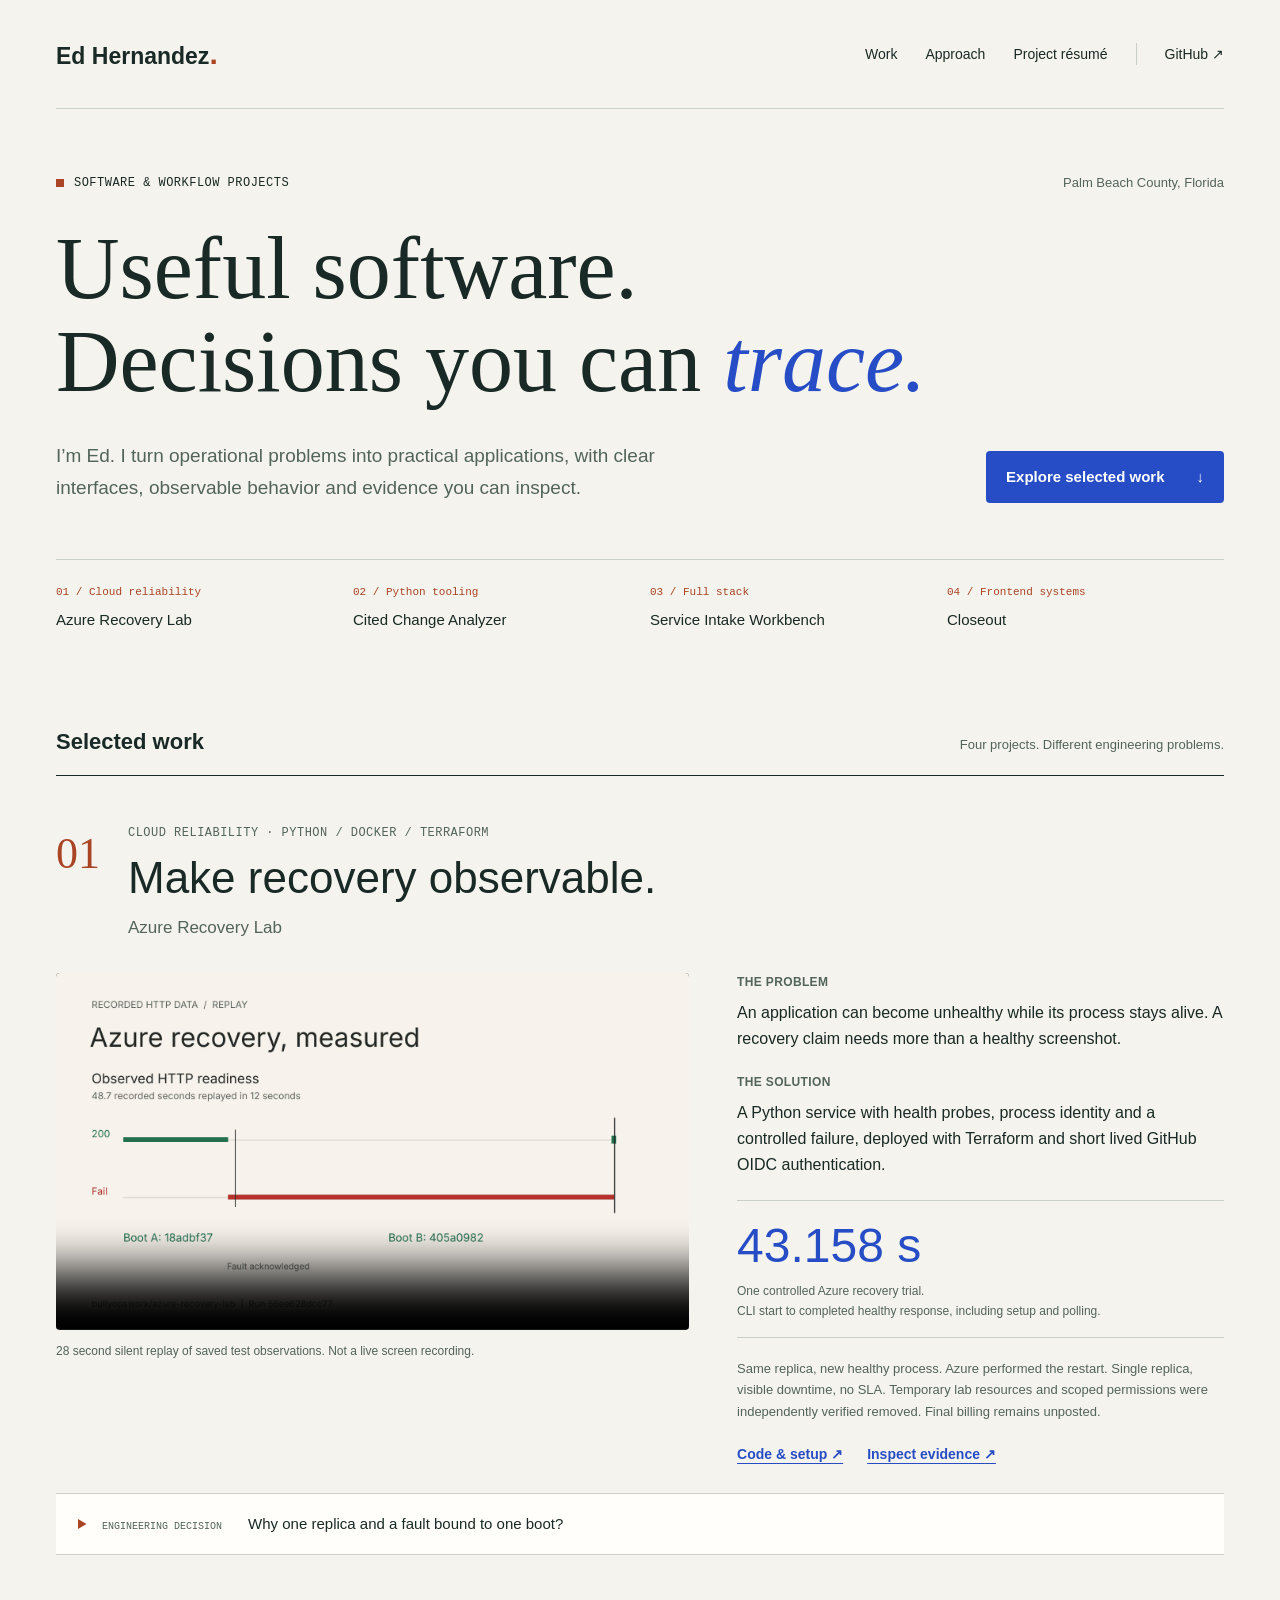
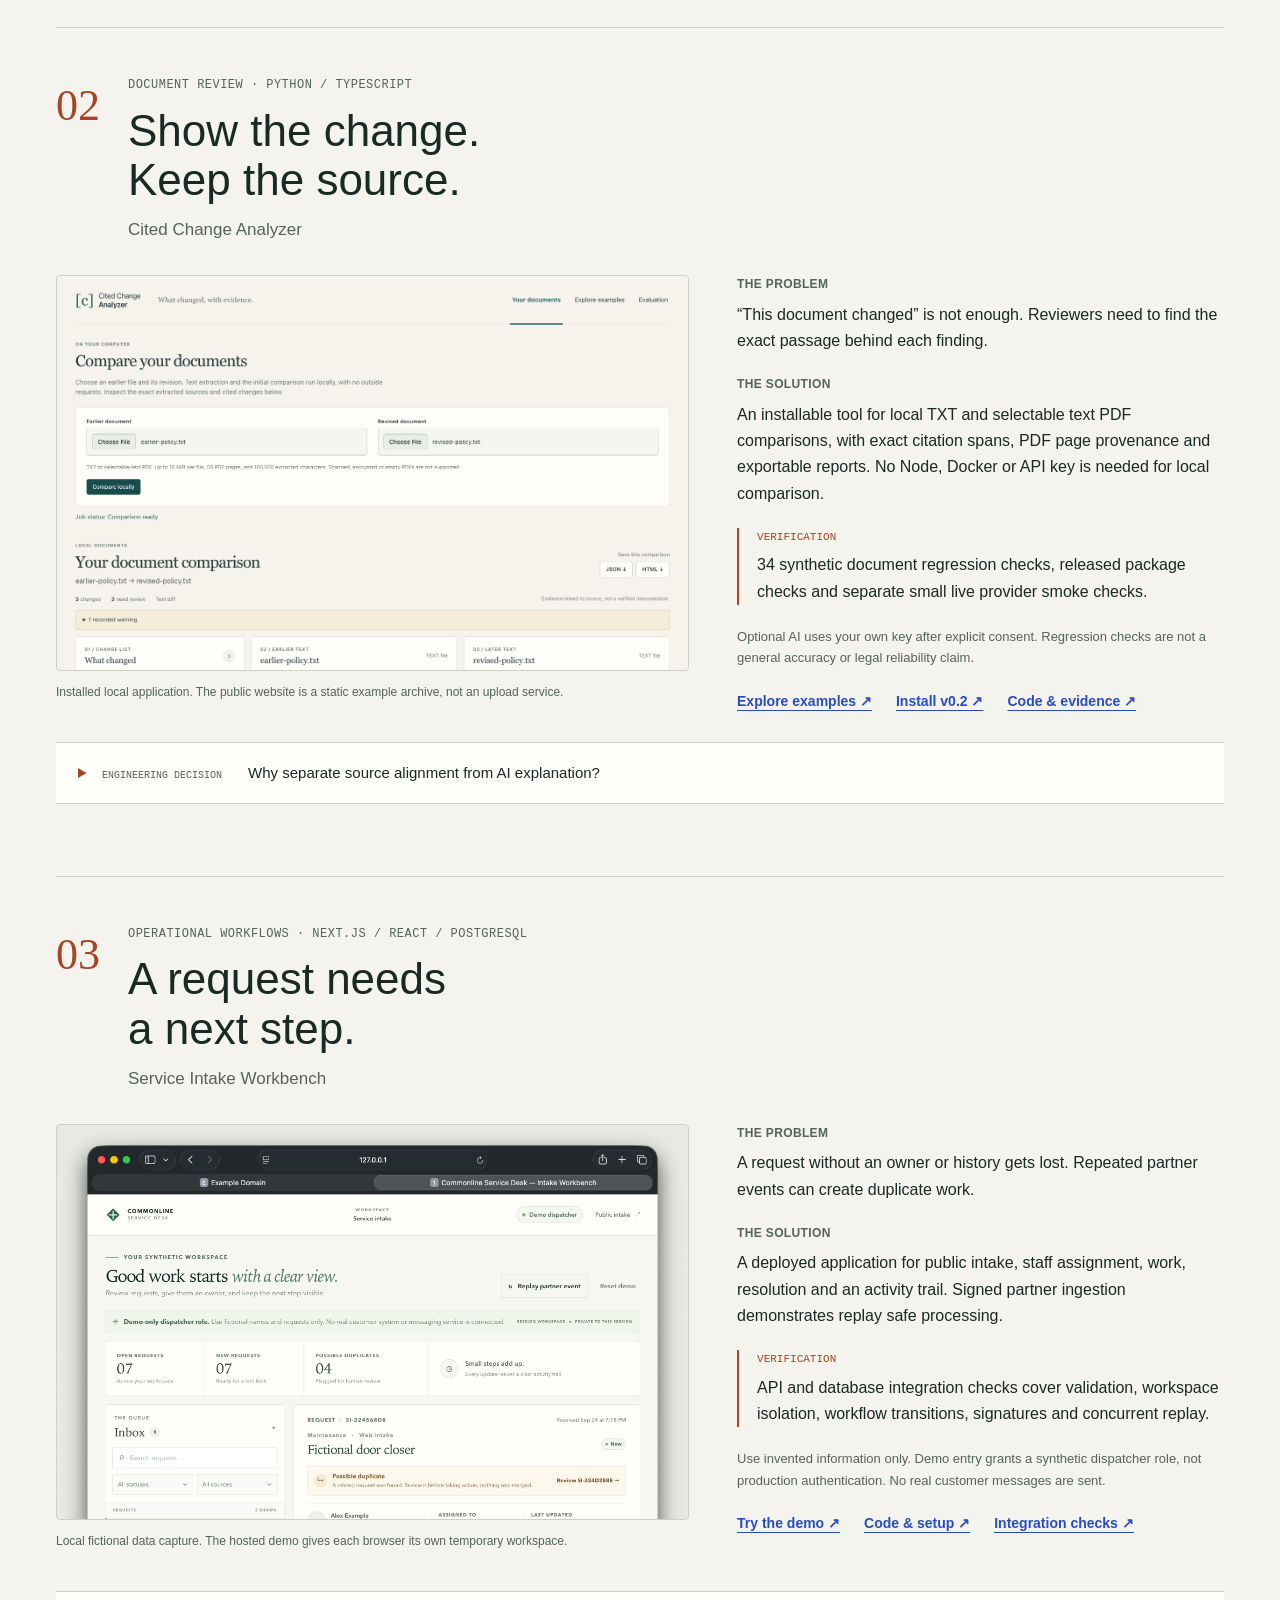
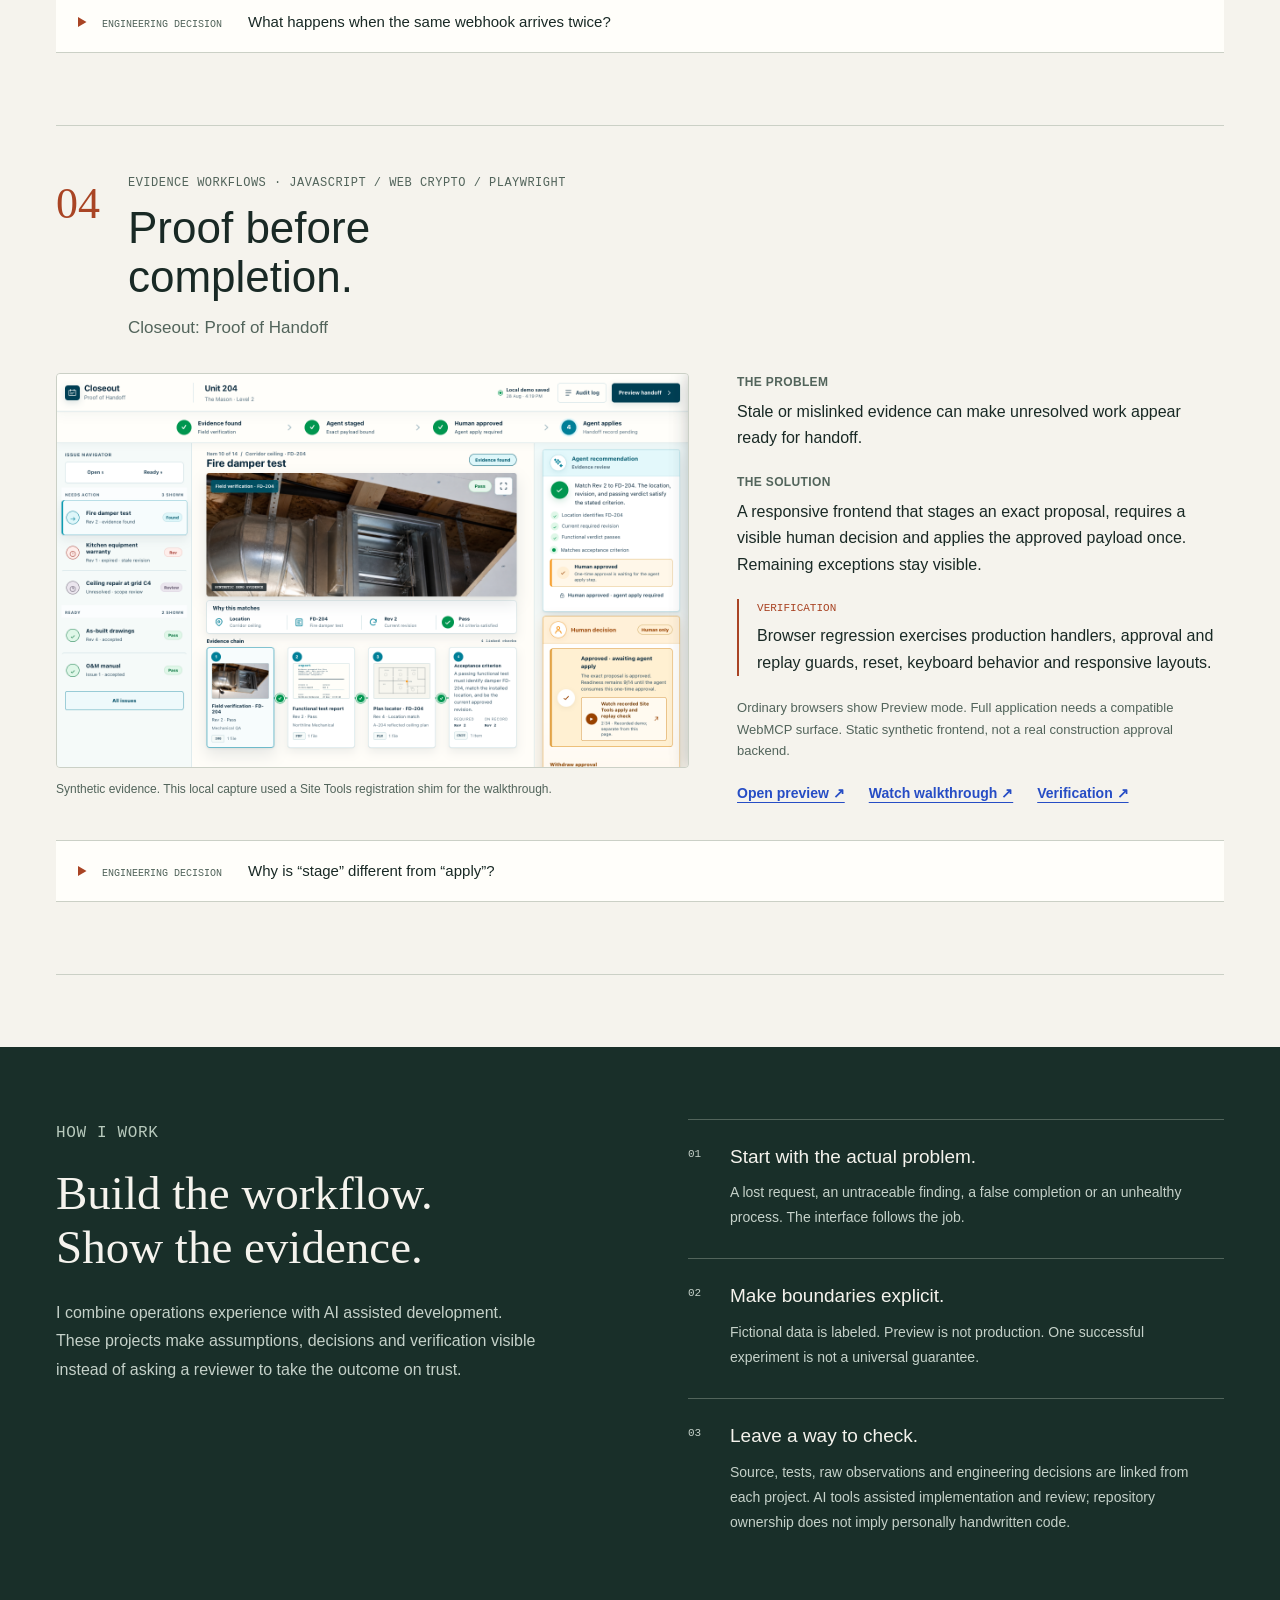
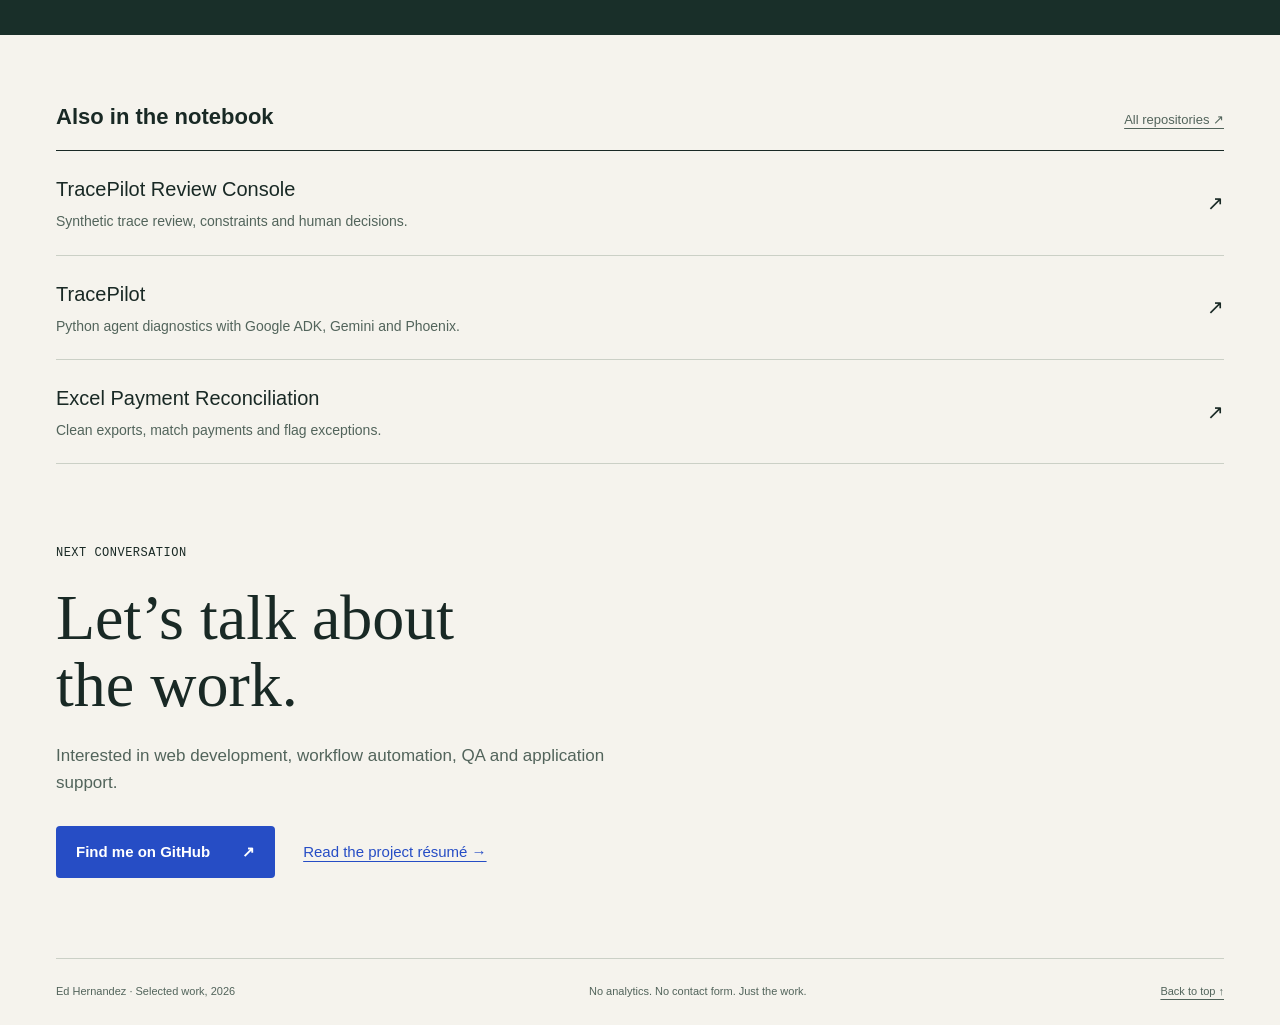
<file: portfolio/index.html>
<!doctype html>
<html lang="en">
<head>
<meta charset="utf-8"><meta name="viewport" content="width=device-width, initial-scale=1">
<title>Ed Hernandez | Software, workflows & observable systems</title>
<meta name="description" content="Selected work by Ed Hernandez: measured Azure recovery, cited document comparison, service request workflows and guarded evidence review. Explore demos, code and proof.">
<meta name="theme-color" content="#f5f3ed"><meta property="og:title" content="Ed Hernandez | Selected software projects"><meta property="og:description" content="Practical applications. Traceable decisions. Proof you can inspect."><meta property="og:type" content="website"><meta property="og:url" content="https://ed-hernandez-portfolio.ed3396.chatgpt.site/"><meta property="og:image" content="https://ed-hernandez-portfolio.ed3396.chatgpt.site/assets/analyzer.png">
<link rel="canonical" href="https://ed-hernandez-portfolio.ed3396.chatgpt.site/"><link rel="icon" href="favicon.svg" type="image/svg+xml"><link rel="stylesheet" href="styles.css">
</head>
<body>
<a class="skip" href="#work">Skip to selected work</a>
<header class="header wrap"><a class="wordmark" href="#top" aria-label="Ed Hernandez, home">Ed Hernandez<span class="wordmark-dot" aria-hidden="true">.</span></a><nav aria-label="Main navigation"><a href="#work">Work</a><a href="#approach">Approach</a><a href="resume.html">Project résumé</a><a href="https://github.com/bullyopswork" class="nav-github">GitHub <span aria-hidden="true">↗</span></a></nav></header>
<main id="top">
<section class="hero wrap" aria-labelledby="intro-title"><div class="eyebrow"><span class="square" aria-hidden="true"></span> Software & workflow projects <span class="hero-location">Palm Beach County, Florida</span></div><h1 id="intro-title">Useful software.<br>Decisions you can <em>trace.</em></h1><div class="hero-bottom"><p>I’m Ed. I turn operational problems into practical applications, with clear interfaces, observable behavior and evidence you can inspect.</p><a class="button" href="#work">Explore selected work <span aria-hidden="true">↓</span></a></div><div class="work-index" aria-label="Project index"><a href="#azure"><span>01 / Cloud reliability</span>Azure Recovery Lab</a><a href="#analyzer"><span>02 / Python tooling</span>Cited Change Analyzer</a><a href="#intake"><span>03 / Full stack</span>Service Intake Workbench</a><a href="#closeout"><span>04 / Frontend systems</span>Closeout</a></div></section>
<section class="selected wrap" id="work" aria-labelledby="work-title"><div class="section-heading"><h2 id="work-title">Selected work</h2><span>Four projects. Different engineering problems.</span></div>
<article class="project" id="azure" aria-labelledby="azure-title"><div class="project-heading"><span class="project-number">01</span><div><p class="eyebrow">Cloud reliability · Python / Docker / Terraform</p><h3 id="azure-title">Make recovery observable.</h3><p class="project-name">Azure Recovery Lab</p></div></div><div class="project-grid"><figure class="project-media recovery-media"><video controls playsinline preload="metadata" poster="assets/recovery.png" aria-label="28 second silent replay of saved Azure recovery observations"><source src="assets/recovery.mp4" type="video/mp4">Your browser cannot play this video. <a href="assets/recovery.mp4">Download the replay</a>.</video><figcaption>28 second silent replay of saved test observations. Not a live screen recording.</figcaption></figure><div class="project-copy"><h4>The problem</h4><p>An application can become unhealthy while its process stays alive. A recovery claim needs more than a healthy screenshot.</p><h4>The solution</h4><p>A Python service with health probes, process identity and a controlled failure, deployed with Terraform and short lived GitHub OIDC authentication.</p><div class="result"><strong>43.158 s</strong><span>One controlled Azure recovery trial.<br>CLI start to completed healthy response, including setup and polling.</span></div><p class="scope">Same replica, new healthy process. Azure performed the restart. Single replica, visible downtime, no SLA. Temporary lab resources and scoped permissions were independently verified removed. Final billing remains unposted.</p><div class="project-links"><a href="https://github.com/bullyopswork/azure-recovery-lab">Code & setup ↗</a><a href="https://github.com/bullyopswork/azure-recovery-lab/blob/main/docs/EVIDENCE.md">Inspect evidence ↗</a></div></div></div><details class="decision"><summary><span>Engineering decision</span> Why one replica and a fault bound to one boot?</summary><p>One replica makes downtime visible instead of masking it behind another instance. The fault marks only the selected boot unhealthy; it does not request a restart. Platform events and a different healthy boot establish recovery in the same replica, and the new process does not inherit the old failure marker. This proves a controlled recovery mechanism, not automatic repair of arbitrary application bugs.</p></details></article>
<article class="project" id="analyzer" aria-labelledby="analyzer-title"><div class="project-heading"><span class="project-number">02</span><div><p class="eyebrow">Document review · Python / TypeScript</p><h3 id="analyzer-title">Show the change.<br>Keep the source.</h3><p class="project-name">Cited Change Analyzer</p></div></div><div class="project-grid"><figure class="project-media"><a href="https://bullyopswork.github.io/cited-change-analyzer/" aria-label="Explore the Cited Change Analyzer static example archive"><img src="assets/analyzer.png" width="1440" height="900" loading="lazy" alt="Local Analyzer interface showing a finding beside highlighted supporting document text"></a><figcaption>Installed local application. The public website is a static example archive, not an upload service.</figcaption></figure><div class="project-copy"><h4>The problem</h4><p>“This document changed” is not enough. Reviewers need to find the exact passage behind each finding.</p><h4>The solution</h4><p>An installable tool for local TXT and selectable text PDF comparisons, with exact citation spans, PDF page provenance and exportable reports. No Node, Docker or API key is needed for local comparison.</p><p class="proof"><span>Verification</span>34 synthetic document regression checks, released package checks and separate small live provider smoke checks.</p><p class="scope">Optional AI uses your own key after explicit consent. Regression checks are not a general accuracy or legal reliability claim.</p><div class="project-links"><a href="https://bullyopswork.github.io/cited-change-analyzer/">Explore examples ↗</a><a href="https://github.com/bullyopswork/cited-change-analyzer/releases/tag/v0.2.0">Install v0.2 ↗</a><a href="https://github.com/bullyopswork/cited-change-analyzer">Code & evidence ↗</a></div></div></div><details class="decision"><summary><span>Engineering decision</span> Why separate source alignment from AI explanation?</summary><p>Deterministic comparison and exact source mapping remain usable without a provider. Optional AI explanation is a separate, consented step with bounded source windows. If the provider rejects a request or coverage is incomplete, local findings remain available. Agent reviewed benchmark results are labeled separately from local document checks and human legal assessment.</p></details></article>
<article class="project" id="intake" aria-labelledby="intake-title"><div class="project-heading"><span class="project-number">03</span><div><p class="eyebrow">Operational workflows · Next.js / React / PostgreSQL</p><h3 id="intake-title">A request needs<br>a next step.</h3><p class="project-name">Service Intake Workbench</p></div></div><div class="project-grid"><figure class="project-media"><a href="https://service-intake-workbench.vercel.app/" aria-label="Open the fictional data Service Intake Workbench demo"><img src="assets/intake.png" width="1440" height="900" loading="lazy" alt="Service request inbox and selected request details, showing ownership, status and activity history"></a><figcaption>Local fictional data capture. The hosted demo gives each browser its own temporary workspace.</figcaption></figure><div class="project-copy"><h4>The problem</h4><p>A request without an owner or history gets lost. Repeated partner events can create duplicate work.</p><h4>The solution</h4><p>A deployed application for public intake, staff assignment, work, resolution and an activity trail. Signed partner ingestion demonstrates replay safe processing.</p><p class="proof"><span>Verification</span>API and database integration checks cover validation, workspace isolation, workflow transitions, signatures and concurrent replay.</p><p class="scope">Use invented information only. Demo entry grants a synthetic dispatcher role, not production authentication. No real customer messages are sent.</p><div class="project-links"><a href="https://service-intake-workbench.vercel.app/">Try the demo ↗</a><a href="https://github.com/bullyopswork/service-intake-workbench">Code & setup ↗</a><a href="https://github.com/bullyopswork/service-intake-workbench/actions">Integration checks ↗</a></div></div></div><details class="decision"><summary><span>Engineering decision</span> What happens when the same webhook arrives twice?</summary><p>A transaction advisory lock in PostgreSQL serializes the replay key. Concurrent copies resolve to one request rather than racing to create duplicates. Workflow changes and their activity events commit in the same transaction, keeping the displayed history aligned with the saved state.</p></details></article>
<article class="project" id="closeout" aria-labelledby="closeout-title"><div class="project-heading"><span class="project-number">04</span><div><p class="eyebrow">Evidence workflows · JavaScript / Web Crypto / Playwright</p><h3 id="closeout-title">Proof before<br>completion.</h3><p class="project-name">Closeout: Proof of Handoff</p></div></div><div class="project-grid"><figure class="project-media"><a href="https://closeout-proof-of-handoff.vercel.app/" aria-label="Open Closeout in browser Preview mode"><img src="assets/closeout.png" width="1440" height="900" loading="lazy" alt="Closeout synthetic construction evidence workspace showing a criterion, reviewed evidence and human decision"></a><figcaption>Synthetic evidence. This local capture used a Site Tools registration shim for the walkthrough.</figcaption></figure><div class="project-copy"><h4>The problem</h4><p>Stale or mislinked evidence can make unresolved work appear ready for handoff.</p><h4>The solution</h4><p>A responsive frontend that stages an exact proposal, requires a visible human decision and applies the approved payload once. Remaining exceptions stay visible.</p><p class="proof"><span>Verification</span>Browser regression exercises production handlers, approval and replay guards, reset, keyboard behavior and responsive layouts.</p><p class="scope">Ordinary browsers show Preview mode. Full application needs a compatible WebMCP surface. Static synthetic frontend, not a real construction approval backend.</p><div class="project-links"><a href="https://closeout-proof-of-handoff.vercel.app/">Open preview ↗</a><a href="https://youtu.be/juAD0BmmExc">Watch walkthrough ↗</a><a href="https://github.com/bullyopswork/closeout-proof-of-handoff/blob/main/VERIFICATION.md">Verification ↗</a></div></div></div><details class="decision"><summary><span>Engineering decision</span> Why is “stage” different from “apply”?</summary><p>Staging a proposal does not increase readiness. The approval binds the exact payload, evidence and current state to the page generation and a one use token. Changed context or a consumed token rejects the application. One accepted item can advance while the remaining exceptions still keep handoff blocked.</p></details></article>
</section>
<section class="approach" id="approach" aria-labelledby="approach-title"><div class="wrap approach-grid"><div><p class="eyebrow">How I work</p><h2 id="approach-title">Build the workflow.<br>Show the evidence.</h2><p>I combine operations experience with AI assisted development. These projects make assumptions, decisions and verification visible instead of asking a reviewer to take the outcome on trust.</p></div><div class="principles"><div><span>01</span><h3>Start with the actual problem.</h3><p>A lost request, an untraceable finding, a false completion or an unhealthy process. The interface follows the job.</p></div><div><span>02</span><h3>Make boundaries explicit.</h3><p>Fictional data is labeled. Preview is not production. One successful experiment is not a universal guarantee.</p></div><div><span>03</span><h3>Leave a way to check.</h3><p>Source, tests, raw observations and engineering decisions are linked from each project. AI tools assisted implementation and review; repository ownership does not imply personally handwritten code.</p></div></div></div></section>
<section class="more wrap" aria-labelledby="more-title"><div class="section-heading"><h2 id="more-title">Also in the notebook</h2><a href="https://github.com/bullyopswork?tab=repositories">All repositories ↗</a></div><a class="more-link" href="https://github.com/bullyopswork/tracepilot-review-console"><span>TracePilot Review Console<small>Synthetic trace review, constraints and human decisions.</small></span><span aria-hidden="true">↗</span></a><a class="more-link" href="https://github.com/bullyopswork/tracepilot"><span>TracePilot<small>Python agent diagnostics with Google ADK, Gemini and Phoenix.</small></span><span aria-hidden="true">↗</span></a><a class="more-link" href="https://github.com/bullyopswork/excel-payment-reconciliation"><span>Excel Payment Reconciliation<small>Clean exports, match payments and flag exceptions.</small></span><span aria-hidden="true">↗</span></a></section>
<section class="contact wrap" aria-labelledby="contact-title"><p class="eyebrow">Next conversation</p><h2 id="contact-title">Let’s talk about<br>the work.</h2><p>Interested in web development, workflow automation, QA and application support.</p><div class="contact-actions"><a class="button" href="https://github.com/bullyopswork">Find me on GitHub <span aria-hidden="true">↗</span></a><a class="text-link" href="resume.html">Read the project résumé →</a></div></section>
</main><footer class="footer wrap"><span>Ed Hernandez · Selected work, 2026</span><span>No analytics. No contact form. Just the work.</span><a href="#top">Back to top ↑</a></footer>
</body></html>
</file>
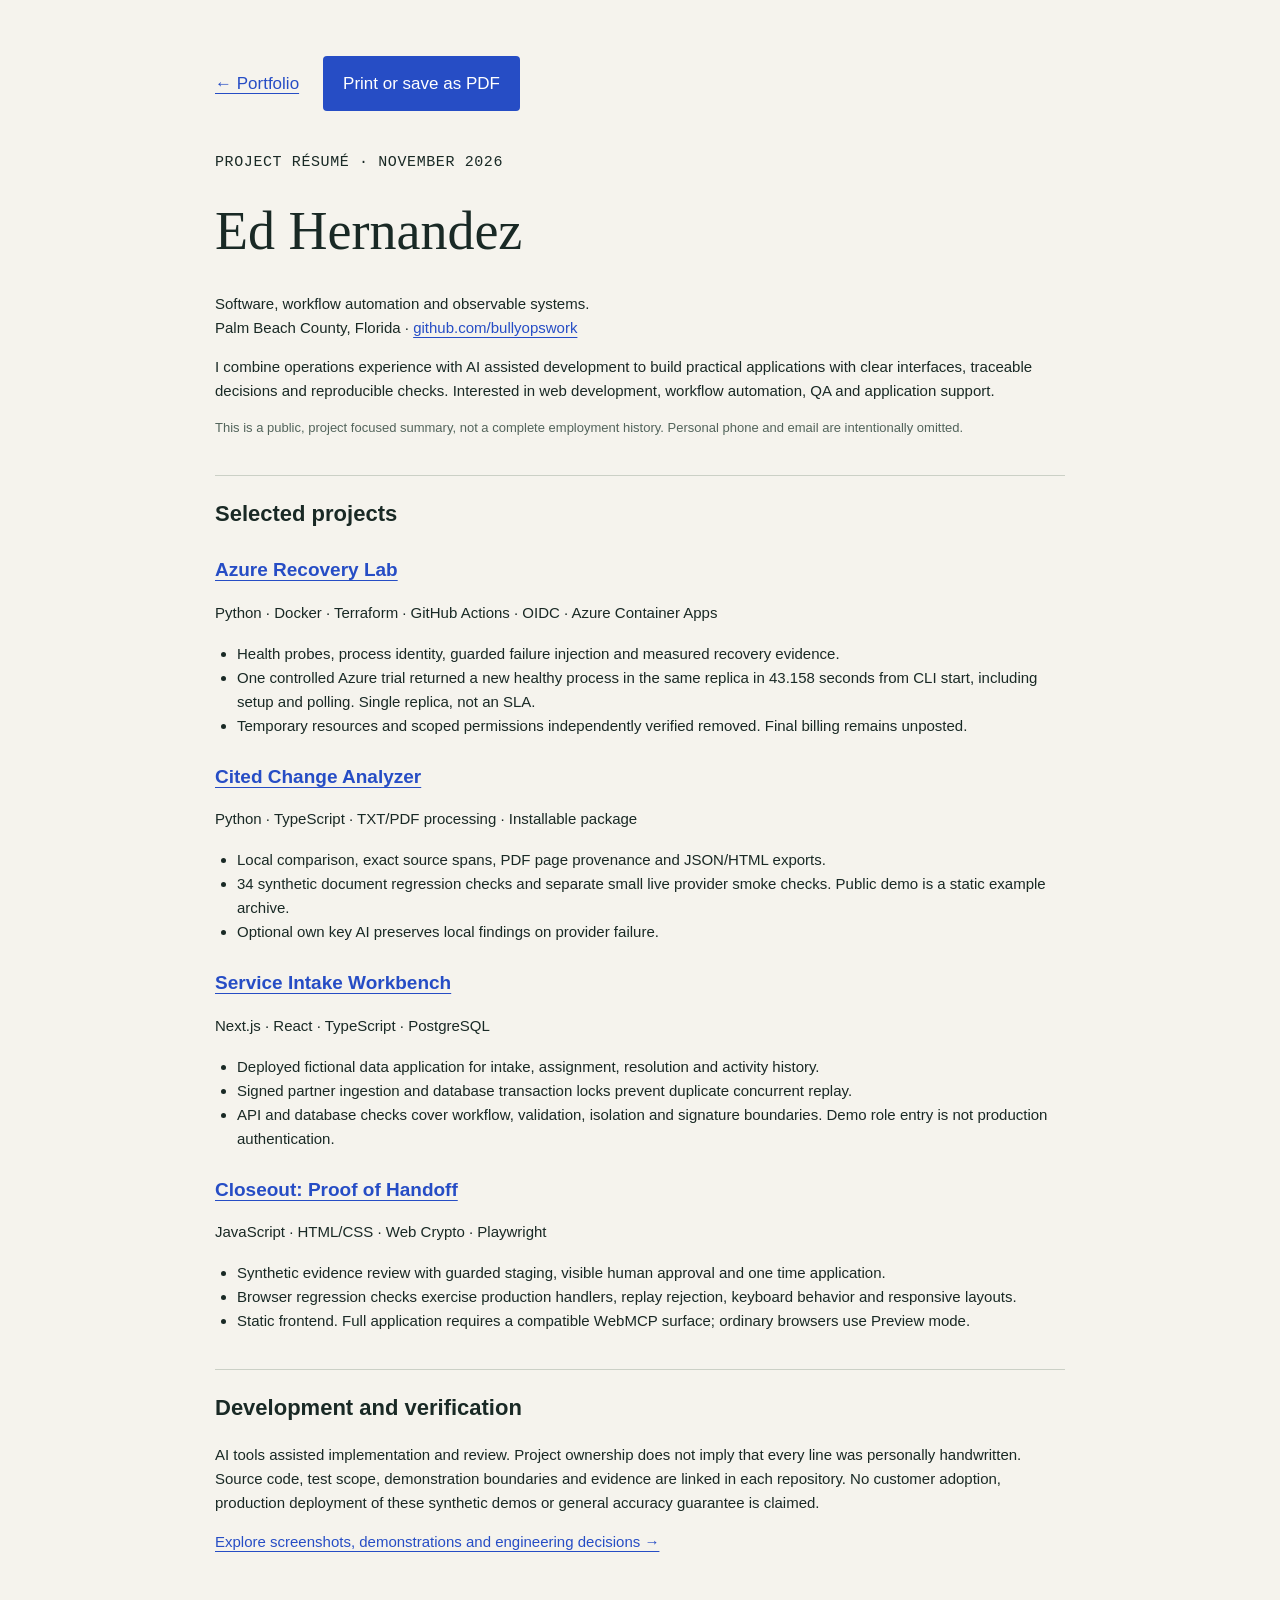
<file: portfolio/resume.html>
<!doctype html><html lang="en"><head><meta charset="utf-8"><meta name="viewport" content="width=device-width, initial-scale=1"><title>Ed Hernandez | Project résumé</title><meta name="description" content="A printable project focused résumé for Ed Hernandez, with selected software work, technologies and evidence."><link rel="stylesheet" href="styles.css"><link rel="icon" href="favicon.svg" type="image/svg+xml"><style>.resume{max-width:850px;padding-block:56px}.resume h1{font-size:54px}.resume h2{font-size:22px;margin-top:36px;border-top:1px solid var(--line);padding-top:20px}.resume h3{font-size:19px}.resume section{margin-top:24px}.resume p,.resume li{font-size:15px}.resume .resume-note{color:var(--muted);font-size:13px}.resume ul{padding-left:22px}.resume .print{font:inherit;border:0;cursor:pointer}.resume-actions{display:flex;align-items:center;gap:24px;flex-wrap:wrap}@media(max-width:700px){.resume{padding-top:24px}.resume h1{font-size:40px}}@media print{.resume{max-width:none;padding:0}.resume-actions{display:none}.resume h1{font-size:30px}.resume h2{margin-top:20px}.resume section{break-inside:avoid}}
</style></head><body><main class="resume wrap"><div class="resume-actions"><a href="index.html">← Portfolio</a><button class="button print" onclick="window.print()">Print or save as PDF</button></div><p class="eyebrow" style="margin-top:40px">Project résumé · November 2026</p><h1>Ed Hernandez</h1><p>Software, workflow automation and observable systems.<br>Palm Beach County, Florida · <a href="https://github.com/bullyopswork">github.com/bullyopswork</a></p><p>I combine operations experience with AI assisted development to build practical applications with clear interfaces, traceable decisions and reproducible checks. Interested in web development, workflow automation, QA and application support.</p><p class="resume-note">This is a public, project focused summary, not a complete employment history. Personal phone and email are intentionally omitted.</p><h2>Selected projects</h2><section><h3><a href="https://github.com/bullyopswork/azure-recovery-lab">Azure Recovery Lab</a></h3><p>Python · Docker · Terraform · GitHub Actions · OIDC · Azure Container Apps</p><ul><li>Health probes, process identity, guarded failure injection and measured recovery evidence.</li><li>One controlled Azure trial returned a new healthy process in the same replica in 43.158 seconds from CLI start, including setup and polling. Single replica, not an SLA.</li><li>Temporary resources and scoped permissions independently verified removed. Final billing remains unposted.</li></ul></section><section><h3><a href="https://github.com/bullyopswork/cited-change-analyzer">Cited Change Analyzer</a></h3><p>Python · TypeScript · TXT/PDF processing · Installable package</p><ul><li>Local comparison, exact source spans, PDF page provenance and JSON/HTML exports.</li><li>34 synthetic document regression checks and separate small live provider smoke checks. Public demo is a static example archive.</li><li>Optional own key AI preserves local findings on provider failure.</li></ul></section><section><h3><a href="https://github.com/bullyopswork/service-intake-workbench">Service Intake Workbench</a></h3><p>Next.js · React · TypeScript · PostgreSQL</p><ul><li>Deployed fictional data application for intake, assignment, resolution and activity history.</li><li>Signed partner ingestion and database transaction locks prevent duplicate concurrent replay.</li><li>API and database checks cover workflow, validation, isolation and signature boundaries. Demo role entry is not production authentication.</li></ul></section><section><h3><a href="https://github.com/bullyopswork/closeout-proof-of-handoff">Closeout: Proof of Handoff</a></h3><p>JavaScript · HTML/CSS · Web Crypto · Playwright</p><ul><li>Synthetic evidence review with guarded staging, visible human approval and one time application.</li><li>Browser regression checks exercise production handlers, replay rejection, keyboard behavior and responsive layouts.</li><li>Static frontend. Full application requires a compatible WebMCP surface; ordinary browsers use Preview mode.</li></ul></section><h2>Development and verification</h2><p>AI tools assisted implementation and review. Project ownership does not imply that every line was personally handwritten. Source code, test scope, demonstration boundaries and evidence are linked in each repository. No customer adoption, production deployment of these synthetic demos or general accuracy guarantee is claimed.</p><p><a href="index.html">Explore screenshots, demonstrations and engineering decisions →</a></p></main></body></html>
</file>
<file: portfolio/styles.css>
:root{--paper:#f5f3ed;--surface:#fffefa;--ink:#192925;--muted:#52645b;--line:#cbd0c6;--accent:#264dc5;--accent-hover:#17379c;--index:#a94424;--focus:#a94424;--dark:#192f29;--on-dark:#f5f3ed;--radius:4px;--space:8px;--sans:-apple-system,BlinkMacSystemFont,"Segoe UI",sans-serif;--serif:Georgia,"Times New Roman",serif;--mono:ui-monospace,SFMono-Regular,Consolas,monospace}
*{box-sizing:border-box}html{scroll-behavior:smooth;scroll-padding-top:24px}body{margin:0;background:var(--paper);color:var(--ink);font-family:var(--sans);font-size:17px;line-height:1.6;letter-spacing:0}a{color:var(--accent);text-underline-offset:4px;text-decoration-thickness:1px}a:hover{color:var(--accent-hover)}a:focus-visible,summary:focus-visible,button:focus-visible,video:focus-visible{outline:3px solid var(--focus);outline-offset:5px}::selection{background:#d8e1ff;color:var(--ink)}.wrap{width:min(1280px,100% - 112px);margin-inline:auto}.skip{position:absolute;left:16px;top:-100px;background:var(--surface);padding:12px;z-index:10}.skip:focus{top:12px}.header{display:flex;align-items:center;justify-content:space-between;gap:32px;padding-block:30px;border-bottom:1px solid var(--line)}.wordmark{font-weight:750;font-size:23px;text-decoration:none;color:var(--ink);white-space:nowrap}.wordmark-dot{color:var(--index);font-size:30px}nav{display:flex;gap:28px;align-items:center;font-size:14px}nav a{color:var(--ink);text-decoration:none}nav a:hover{text-decoration:underline}.nav-github{border-left:1px solid var(--line);padding-left:28px}.hero{padding-top:64px}.eyebrow{font-family:var(--mono);font-size:12px;font-weight:500;line-height:1.6;margin:0 0 16px;letter-spacing:.04em;text-transform:uppercase}.hero>.eyebrow{display:flex;align-items:center;gap:10px}.hero-location{margin-left:auto;color:var(--muted);font-family:var(--sans);text-transform:none;font-size:13px;letter-spacing:0}.square{display:inline-block;width:8px;height:8px;background:var(--index)}h1{font-family:var(--serif);font-weight:400;font-size:88px;line-height:1.06;letter-spacing:0;margin:28px 0 32px}h1 em{font-weight:400;color:var(--accent)}.hero-bottom{display:flex;align-items:end;justify-content:space-between;gap:48px;margin-bottom:56px}.hero-bottom p{max-width:620px;font-size:19px;line-height:1.65;margin:0;color:var(--muted)}.button{display:inline-flex;align-items:center;justify-content:space-between;gap:32px;background:var(--accent);color:#fff;text-decoration:none;padding:14px 20px;border-radius:var(--radius);font-size:15px;font-weight:600;white-space:nowrap;min-height:48px;transition:background .16s}.button:hover{background:var(--accent-hover);color:#fff}.button:active{transform:translateY(1px)}.work-index{display:grid;grid-template-columns:repeat(4,1fr);gap:20px;border-top:1px solid var(--line);padding:24px 0 36px}.work-index a{color:var(--ink);font-size:15px;text-decoration:none}.work-index a:hover{text-decoration:underline}.work-index span{display:block;font-size:11px;font-family:var(--mono);color:var(--index);margin-bottom:6px}.selected{padding-top:56px}.section-heading{display:flex;align-items:baseline;justify-content:space-between;gap:24px;border-bottom:1px solid var(--ink);padding-bottom:16px}.section-heading h2{font-size:22px;margin:0;font-weight:600}.section-heading>span,.section-heading>a{font-size:13px;color:var(--muted)}.project{padding:48px 0 72px;border-bottom:1px solid var(--line);scroll-margin-top:24px}.project-heading{display:flex;gap:28px;margin-bottom:32px}.project-number{font-family:var(--serif);font-size:44px;line-height:1;color:var(--index);padding-top:8px}.project-heading .eyebrow{color:var(--muted);margin-bottom:10px}h3{margin:0}.project-heading h3{font-size:44px;line-height:1.12;font-weight:500;letter-spacing:0}.project-name{color:var(--muted);font-size:17px;margin:12px 0 0}.project-grid{display:grid;grid-template-columns:1.3fr 1fr;gap:48px;align-items:start}.project-media{margin:0;min-width:0}.project-media>a{display:block;line-height:0}.project-media img{display:block;width:100%;height:auto;aspect-ratio:16/10;object-fit:cover;object-position:top;background:#e7e9e2;border:1px solid var(--line);border-radius:var(--radius)}.project-media video{display:block;width:100%;aspect-ratio:16/9;background:#101a17;border-radius:var(--radius)}figcaption{font-size:12px;line-height:1.6;color:var(--muted);padding:12px 0}.project-copy h4{font-size:12px;text-transform:uppercase;font-weight:700;margin:0 0 7px;color:var(--muted);letter-spacing:.03em}.project-copy p{font-size:16px;line-height:1.65;margin:0 0 21px}.project-copy .scope{font-size:13px;color:var(--muted);line-height:1.65}.result{padding:16px 0;margin:0 0 20px;border-top:1px solid var(--line);border-bottom:1px solid var(--line)}.result strong{display:block;font-size:48px;line-height:1.2;font-weight:500;color:var(--accent)}.result span{display:block;font-size:12px;color:var(--muted);margin-top:8px}.proof{border-left:2px solid var(--index);padding-left:18px}.proof span{display:block;font-family:var(--mono);font-size:11px;text-transform:uppercase;margin-bottom:6px;color:var(--index)}.project-links{display:flex;gap:12px 24px;flex-wrap:wrap;font-size:14px;font-weight:600}.decision{border-top:1px solid var(--line);margin-top:28px;border-bottom:1px solid var(--line);background:var(--surface)}.decision summary{cursor:pointer;padding:18px 22px;font-size:15px;line-height:1.6}.decision summary::marker{color:var(--index)}.decision summary span{font-family:var(--mono);font-size:10px;text-transform:uppercase;color:var(--muted);display:inline-block;margin:0 22px 0 8px}.decision[open] summary{border-bottom:1px solid var(--line)}.decision p{max-width:930px;margin:0;padding:24px 32px 28px;font-size:15px;line-height:1.8}.approach{margin-top:72px;padding:72px 0;background:var(--dark);color:var(--on-dark)}.approach-grid{display:grid;grid-template-columns:1fr 1fr;gap:96px}.approach .eyebrow{color:#b8cabd}.approach h2{font-family:var(--serif);font-size:47px;font-weight:400;line-height:1.14;margin:20px 0 24px}.approach p{font-size:16px;color:#c5d1c9;line-height:1.8;max-width:480px}.principles>div{position:relative;border-top:1px solid #52645b;padding:22px 0 14px 42px}.principles span{position:absolute;left:0;top:26px;font-family:var(--mono);font-size:11px;color:#c5d1c9}.principles h3{font-size:19px;font-weight:500}.principles p{margin:8px 0 14px;font-size:14px;line-height:1.8}.more{padding-top:64px}.more-link{display:flex;justify-content:space-between;gap:24px;align-items:center;padding:22px 0;border-bottom:1px solid var(--line);font-size:20px;text-decoration:none;color:var(--ink)}.more-link small{display:block;font-size:14px;color:var(--muted);margin-top:5px}.more-link:hover>span:first-child{text-decoration:underline}.contact{padding-block:80px}.contact h2{font-family:var(--serif);font-size:64px;line-height:1.05;font-weight:400;margin:20px 0 24px}.contact p:not(.eyebrow){max-width:580px;color:var(--muted)}.contact-actions{display:flex;align-items:center;flex-wrap:wrap;gap:28px;margin-top:30px}.text-link{font-size:15px}.footer{border-top:1px solid var(--line);display:flex;justify-content:space-between;gap:24px;padding-block:24px;font-size:11px;color:var(--muted)}.footer a{color:var(--muted)}
@media(min-width:1600px){.wrap{width:min(1400px,100% - 160px)}}
@media(max-width:1000px){.wrap{width:calc(100% - 64px)}h1{font-size:72px}.project-grid{gap:32px;grid-template-columns:1.1fr 1fr}.project-heading h3{font-size:38px}.hero-bottom{align-items:start;gap:32px}.hero-bottom p{font-size:17px}.approach-grid{gap:48px}.work-index{gap:16px}.work-index a{font-size:13px}}
@media(max-width:700px){.wrap{width:calc(100% - 40px)}.header{padding-block:20px;align-items:start;gap:18px;flex-wrap:wrap}.wordmark{font-size:21px}nav{gap:20px;flex-wrap:wrap;width:100%;font-size:13px}.nav-github{padding-left:0;border:0}.hero{padding-top:38px}.hero>.eyebrow{display:block;font-size:10px}.square{margin-right:8px}.hero-location{display:block;margin:8px 0 0 18px;font-size:12px}h1{font-size:47px;line-height:1.12;margin:24px 0}.hero-bottom{display:block;margin-bottom:36px}.hero-bottom p{font-size:17px;margin-bottom:24px}.button{font-size:14px;padding:13px 18px}.work-index{grid-template-columns:1fr 1fr;gap:24px 16px;padding-block:22px}.work-index span{font-size:9px}.work-index a{font-size:13px}.selected{padding-top:32px}.section-heading{display:block}.section-heading h2{font-size:20px}.section-heading>span,.section-heading>a{display:block;margin-top:8px;font-size:12px}.project{padding:32px 0 40px}.project-heading{gap:18px;margin-bottom:24px}.project-number{font-size:31px;padding-top:5px}.project-heading .eyebrow{font-size:10px}.project-heading h3{font-size:32px}.project-name{font-size:15px}.project-grid{display:flex;flex-direction:column;gap:16px}.project-media{width:100%}.project-copy p{font-size:16px}.project-copy .scope{font-size:13px}.project-links{font-size:14px;gap:16px 22px}.result strong{font-size:43px}.decision{margin-top:24px}.decision summary{font-size:14px;padding:16px}.decision summary span{display:block;margin:0 0 6px 14px;font-size:9px}.decision p{padding:20px;font-size:14px}.approach{margin-top:40px;padding:40px 0}.approach-grid{display:block}.approach h2{font-size:37px}.approach p{font-size:15px}.principles{margin-top:32px}.principles h3{font-size:18px}.more{padding-top:40px}.more-link{font-size:18px}.more-link small{font-size:13px}.contact{padding-block:48px}.contact h2{font-size:47px}.contact-actions{gap:24px}.footer{display:block;font-size:11px}.footer>span{display:block;margin-bottom:12px}}
@media(prefers-reduced-motion:reduce){html{scroll-behavior:auto}*{transition:none!important}}
@media print{body{background:#fff}.header nav,.button,.contact,.footer,.skip{display:none}.wrap{width:100%}h1{font-size:40px}.hero{padding:0}.hero-bottom{margin:20px 0}.work-index{display:none}.project{break-inside:avoid;padding:20px 0}.project-heading h3{font-size:25px}.project-grid{display:block}.project-media{max-width:400px}.approach{background:#fff;color:#000;margin:20px 0;padding:0}.approach p,.approach .eyebrow{color:#333}.approach h2{font-size:28px}.decision p{display:block}.more{display:none}}
</file>
